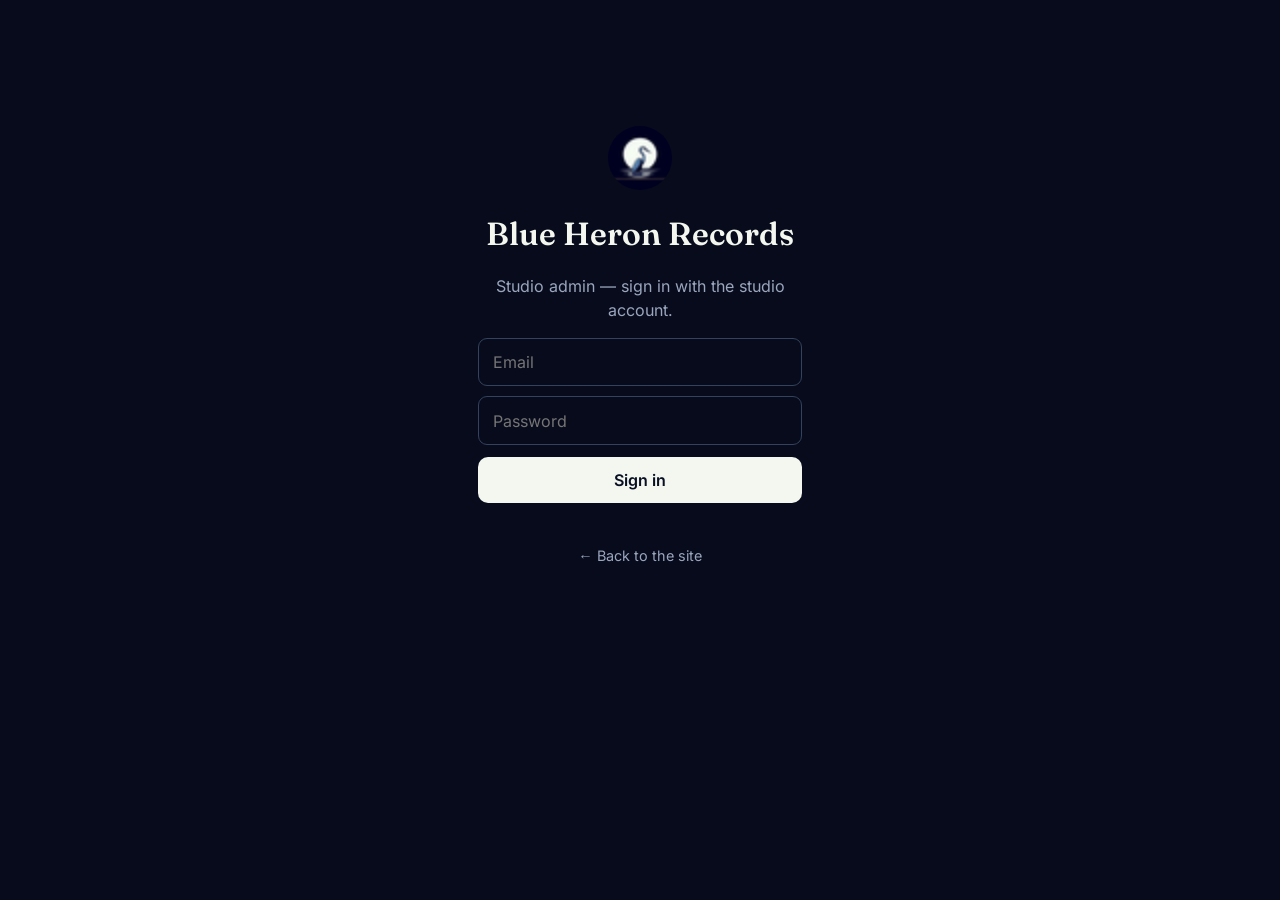
<file: admin.html>
<!doctype html>
<html lang="en">
<head>
  <meta charset="utf-8" />
  <meta name="viewport" content="width=device-width, initial-scale=1" />
  <meta name="robots" content="noindex, nofollow" />
  <meta http-equiv="Content-Security-Policy" content="default-src 'self'; img-src 'self' data: https://*.supabase.co; media-src 'self' https://*.supabase.co; style-src 'self' 'unsafe-inline'; font-src 'self'; script-src 'self' https://challenges.cloudflare.com https://blueheronrecords.com/cdn-cgi/challenge-platform/; connect-src 'self' https://*.supabase.co https://challenges.cloudflare.com; base-uri 'none'; form-action 'self' mailto:" />
  <title>BHR Admin</title>
  <link rel="icon" href="/favicon.ico" sizes="32x32" />
  <link rel="icon" href="images/favicon-32.png" sizes="32x32" />
  <link rel="stylesheet" href="fonts/fonts.css?v=20261101" />
  <style>
    :root { --bg:#070b1c; --bg2:#0d1430; --line:#23304f; --line2:#33425f; --heron:#6f93b0; --heron-l:#9bbdd6; --moon:#f3f7ef; --muted:#9aa6bd; --ok:#3f9d6b; --danger:#b3322f; }
    * { box-sizing:border-box; }
    body { margin:0; background:var(--bg); color:var(--moon); font-family:"Inter",sans-serif; line-height:1.5; }
    h1,h2,h3 { font-family:"Fraunces",serif; font-weight:600; margin:0 0 .4em; }
    a { color:var(--heron-l); }
    .wrap { max-width:880px; margin:0 auto; padding:24px 18px 80px; }
    header.top { display:flex; align-items:center; justify-content:space-between; gap:12px; padding:16px 0; border-bottom:1px solid var(--line); margin-bottom:24px; }
    header.top .brand { display:flex; align-items:center; gap:12px; }
    header.top img { width:38px; height:38px; border-radius:50%; }
    .muted { color:var(--muted); }
    .tabs { display:flex; gap:6px; margin-bottom:22px; border-bottom:1px solid var(--line); }
    .tab-btn { background:none; border:none; color:var(--muted); font:inherit; font-weight:600; min-height:44px; padding:10px 16px; cursor:pointer; border-bottom:2px solid transparent; margin-bottom:-1px; }
    .tab-btn.active { color:var(--moon); border-bottom-color:var(--heron); }
    .tab-btn:hover { color:var(--moon); }
    .btn { font:inherit; font-weight:600; border:none; border-radius:10px; min-height:44px; padding:.7em 1.1em; cursor:pointer; }
    .btn-primary { background:var(--moon); color:#0a1024; }
    .btn-outline { background:transparent; color:var(--moon); border:1px solid var(--line2); }
    .btn-danger { background:var(--danger); color:#fff; }
    .btn-sm { padding:.45em .8em; font-size:.85rem; border-radius:8px; }
    input, textarea, select { width:100%; padding:.7em .85em; border:1.5px solid var(--line2); border-radius:9px; background:var(--bg); color:var(--moon); font:inherit; }
    input:focus, textarea:focus, select:focus { outline:none; border-color:var(--heron); box-shadow:0 0 0 3px rgba(111,147,176,.22); }
    label { display:block; font-weight:600; font-size:.85rem; margin:14px 0 5px; }
    .field-hint { font-weight:400; color:var(--muted); font-size:.8rem; }
    /* gate */
    #gate { max-width:360px; margin:14vh auto; text-align:center; padding:0 18px; }
    #gate img { width:64px; height:64px; border-radius:50%; margin-bottom:14px; }
    #gateMsg { color:var(--danger); min-height:1.1em; font-size:.9rem; margin-top:10px; }
    .hidden { display:none !important; }
    .sr-only { position:absolute; width:1px; height:1px; padding:0; margin:-1px; overflow:hidden; clip:rect(0 0 0 0); white-space:nowrap; border:0; }
    /* list */
    .artist-row { display:flex; align-items:center; gap:14px; padding:12px 14px; border:1px solid var(--line); border-radius:12px; margin-bottom:10px; background:var(--bg2); }
    .artist-row img { width:46px; height:46px; border-radius:9px; object-fit:cover; background:var(--bg); flex:none; }
    .artist-row .meta { flex:1; min-width:0; }
    .artist-row .meta h3 { margin:0; font-size:1.05rem; }
    .artist-row .meta p { margin:0; color:var(--muted); font-size:.82rem; overflow:hidden; text-overflow:ellipsis; white-space:nowrap; }
    .pill { font-size:.7rem; font-weight:600; padding:.2em .6em; border-radius:999px; border:1px solid var(--line2); color:var(--muted); }
    .pill.draft { color:#d8b15a; border-color:#6b5a2e; }
    /* editor */
    .card { background:var(--bg2); border:1px solid var(--line); border-radius:16px; padding:22px; margin-bottom:18px; }
    .row2 { display:grid; grid-template-columns:1fr 1fr; gap:14px; }
    @media (max-width:560px){ .row2 { grid-template-columns:1fr; } }
    .photo-prev { width:90px; height:90px; border-radius:10px; object-fit:cover; background:var(--bg); border:1px solid var(--line2); margin-top:8px; }
    .track { display:flex; align-items:center; gap:10px; padding:8px 10px; border:1px solid var(--line); border-radius:9px; margin-bottom:7px; }
    .track audio { height:30px; }
    .track .t-title { flex:1; }
    .bar { display:flex; gap:10px; flex-wrap:wrap; align-items:center; margin-top:18px; }
    .status { font-size:.85rem; font-weight:600; color:var(--heron-l); min-height:1.1em; }
    .spacer { flex:1; }
    .toast { position:fixed; left:50%; bottom:22px; transform:translateX(-50%); background:var(--ok); color:#fff; padding:.7em 1.2em; border-radius:10px; font-weight:600; box-shadow:0 10px 30px rgba(0,0,0,.4); }
  </style>
</head>
<body>
  <!-- Sign-in. Access is a Supabase Auth session; nothing secret is stored in this file. -->
  <div id="gate">
    <img src="images/favicon-32.png" alt="" />
    <h1>Blue Heron Records</h1>
    <p class="muted">Studio admin &mdash; sign in with the studio account.</p>
    <form id="gateForm" autocomplete="on">
      <label for="gateEmail" class="sr-only">Email</label>
      <input type="email" id="gateEmail" placeholder="Email" autocomplete="username" required />
      <label for="gatePass" class="sr-only">Password</label>
      <input type="password" id="gatePass" placeholder="Password" autocomplete="current-password" required style="margin-top:10px" />
      <div style="margin-top:12px"><button class="btn btn-primary" style="width:100%" type="submit">Sign in</button></div>
      <p id="gateMsg" role="status" aria-live="polite"></p>
    </form>
    <p style="margin-top:6px"><a href="/" style="color:var(--muted);font-size:.9rem;text-decoration:none">&larr; Back to the site</a></p>
  </div>

  <!-- Admin app -->
  <div id="app" class="wrap hidden">
    <header class="top">
      <div class="brand"><img src="images/favicon-32.png" alt="" /><div><strong>BHR Admin</strong><div class="muted" style="font-size:.8rem">Artists &amp; music</div></div></div>
      <div style="display:flex;gap:8px"><a class="btn btn-outline btn-sm" href="/">&larr; Site</a><button class="btn btn-outline btn-sm" id="logoutBtn" type="button">Lock</button></div>
    </header>

    <nav class="tabs" role="tablist" aria-label="Admin sections">
      <button class="tab-btn active" data-tab="artists" type="button" role="tab" aria-selected="true">Artists &amp; Bands</button>
      <button class="tab-btn" data-tab="shows" type="button" role="tab" aria-selected="false">Shows</button>
      <button class="tab-btn" data-tab="subs" type="button" role="tab" aria-selected="false">Mailing list</button>
      <button class="tab-btn" data-tab="listen" type="button" role="tab" aria-selected="false">Listen</button>
      <button class="tab-btn" data-tab="bands" type="button" role="tab" aria-selected="false">House Band</button>
    </nav>

    <div id="tab-artists">
    <!-- List view -->
    <section id="listView">
      <div class="bar" style="margin:0 0 16px">
        <h2 style="margin:0">Artists &amp; bands</h2>
        <span class="spacer"></span>
        <button class="btn btn-primary" id="newBtn" type="button">+ Add new</button>
      </div>
      <p class="muted" id="listEmpty">Loading&hellip;</p>
      <div id="artistList"></div>
    </section>

    <!-- Editor view -->
    <section id="editView" class="hidden">
      <div class="bar" style="margin:0 0 16px">
        <button class="btn btn-outline btn-sm" id="backBtn" type="button">&larr; Back</button>
        <span class="spacer"></span>
        <button class="btn btn-danger btn-sm" id="deleteBtn" type="button">Delete</button>
      </div>
      <div class="card">
        <h2 id="editTitle">New profile</h2>
        <div class="row2">
          <div><label for="f-name">Name</label><input id="f-name" /></div>
          <div><label for="f-slug">Web address (slug) <span class="field-hint">e.g. willie-smith</span></label><input id="f-slug" /></div>
        </div>
        <label for="f-tagline">Tagline <span class="field-hint">short line under the name</span></label>
        <input id="f-tagline" placeholder="Child of God &middot; Singer/Songwriter &middot; Vocal Coach" />
        <label for="f-role">Role / kind <span class="field-hint">e.g. Recording artist, Band</span></label>
        <input id="f-role" />
        <label for="f-bio">Bio</label>
        <textarea id="f-bio" rows="6"></textarea>
        <div class="row2">
          <div>
            <label for="f-theme">Theme (look)</label>
            <select id="f-theme">
              <option value="navy">Navy (default)</option>
              <option value="whiskey">Whiskey amber</option>
              <option value="vintage">Vintage film</option>
              <option value="forest">Forest green</option>
              <option value="rose">Rose</option>
              <option value="mono">Mono / minimal</option>
            </select>
          </div>
          <div>
            <label for="f-sort">Order <span class="field-hint">lower shows first</span></label>
            <input id="f-sort" type="number" value="100" />
          </div>
        </div>

        <label>Main photo</label>
        <input type="file" id="f-photo" accept="image/*" />
        <div><img id="photoPrev" class="photo-prev hidden" alt="" /></div>

        <h3 style="margin-top:24px">Links</h3>
        <div class="row2">
          <div><label for="l-spotify">Spotify</label><input id="l-spotify" placeholder="https://" /></div>
          <div><label for="l-apple">Apple Music</label><input id="l-apple" placeholder="https://" /></div>
          <div><label for="l-youtube">YouTube</label><input id="l-youtube" placeholder="https://" /></div>
          <div><label for="l-instagram">Instagram</label><input id="l-instagram" placeholder="https://" /></div>
          <div><label for="l-facebook">Facebook</label><input id="l-facebook" placeholder="https://" /></div>
          <div><label for="l-website">Website / Linktree</label><input id="l-website" placeholder="https://" /></div>
        </div>

        <h3 style="margin-top:24px">Music</h3>
        <div id="trackList"></div>
        <label for="t-file">Add a track <span class="field-hint">MP3 or WAV</span></label>
        <input id="t-title" placeholder="Track title" style="margin-bottom:8px" />
        <input type="file" id="t-file" accept="audio/*" />
        <div style="margin-top:8px"><button class="btn btn-outline btn-sm" id="addTrackBtn" type="button">Upload track</button> <span class="status" id="trackStatus"></span></div>

        <div class="bar">
          <label for="f-pub" style="display:flex;align-items:center;gap:8px;margin:0;cursor:pointer"><input type="checkbox" id="f-pub" checked style="width:auto" /> Published (visible on site)</label>
          <span class="spacer"></span>
          <span class="status" id="saveStatus"></span>
          <button class="btn btn-primary" id="saveBtn" type="button">Save</button>
        </div>
      </div>
    </section>
    </div><!-- /tab-artists -->

    <!-- Shows tab -->
    <section id="tab-shows" class="hidden">
      <div class="bar" style="margin:0 0 16px">
        <h2 style="margin:0">Upcoming shows</h2>
        <span class="spacer"></span>
        <button class="btn btn-primary" id="s-newBtn" type="button">+ Add a show</button>
      </div>
      <div class="card hidden" id="s-form">
        <h2 id="s-formTitle">Add a show</h2>
        <label for="s-artist">Artist / band</label>
        <select id="s-artist"><option value="">Choose from the roster&hellip;</option></select>
        <div class="row2">
          <div><label for="s-date">Date</label><input type="date" id="s-date" /></div>
          <div><label for="s-time">Time</label><input id="s-time" placeholder="8:00 PM" /></div>
        </div>
        <div class="row2">
          <div><label for="s-ticket">Ticket link (URL)</label><input id="s-ticket" placeholder="https://" /></div>
          <div><label for="s-phone">Phone</label><input id="s-phone" placeholder="(630) 555-1234" /></div>
        </div>
        <label for="s-loc">Location <span class="field-hint">venue &amp; city</span></label>
        <input id="s-loc" placeholder="FitzGerald&rsquo;s &mdash; Berwyn, IL" />
        <label for="s-desc">What&rsquo;s the event? <span class="field-hint">artist / act</span></label>
        <textarea id="s-desc" rows="2" placeholder="Willie Smith"></textarea>
        <div class="bar"><button class="btn btn-outline btn-sm" id="s-cancel" type="button">Cancel</button><span class="status" id="s-status"></span><span class="spacer"></span><button class="btn btn-primary" id="s-add" type="button">Add show</button></div>
      </div>
      <div id="s-list"><p class="muted">Loading&hellip;</p></div>
    </section>

    <!-- Mailing list tab -->
    <section id="tab-subs" class="hidden">
      <div class="bar" style="margin:0 0 16px">
        <h2 style="margin:0">Mailing list</h2>
        <span class="spacer"></span>
        <button class="btn btn-outline btn-sm" id="subsUploadBtn" type="button">Upload contacts</button>
        <button class="btn btn-outline btn-sm" id="subsCopy" type="button">Copy emails</button>
        <button class="btn btn-outline btn-sm" id="subsCopyPhones" type="button">Copy phones</button>
        <input type="file" id="subsFile" accept=".csv,text/csv" style="display:none" />
      </div>
      <p class="muted" id="subsCount"></p>
      <div id="subsList"></div>
    </section>

    <!-- Listen / featured-song streaming links -->
    <section id="tab-listen" class="hidden" role="tabpanel">
      <div class="bar" style="margin:0 0 6px"><h2 style="margin:0">Home page — featured song links</h2></div>
      <p class="muted" style="font-size:.9rem">Paste the streaming link for each service. Whatever you fill in shows up as a button under the featured song on the home page — leave a box empty and that button stays hidden.</p>
      <div class="card">
        <div class="row2">
          <div><label for="ls-spotify">Spotify</label><input id="ls-spotify" placeholder="https://open.spotify.com/…" /></div>
          <div><label for="ls-apple">Apple Music</label><input id="ls-apple" placeholder="https://music.apple.com/…" /></div>
          <div><label for="ls-amazon">Amazon Music</label><input id="ls-amazon" placeholder="https://music.amazon.com/…" /></div>
          <div><label for="ls-youtube">YouTube</label><input id="ls-youtube" placeholder="https://youtube.com/…" /></div>
        </div>
        <div class="bar"><button class="btn btn-primary" id="ls-save" type="button">Save links</button><span class="status" id="ls-status"></span></div>
      </div>
    </section>

    <!-- House Band acts -->
    <section id="tab-bands" class="hidden" role="tabpanel">
      <div class="bar" style="margin:0 0 16px">
        <h2 style="margin:0">House Band acts</h2>
        <span class="spacer"></span>
        <button class="btn btn-primary" id="b-newBtn" type="button">+ Add an act</button>
      </div>
      <div class="card hidden" id="b-form">
        <h3 id="b-formTitle" style="margin:0 0 14px">Add an act</h3>
        <div class="row2">
          <div><label for="b-name">Name</label><input id="b-name" placeholder="e.g. Bayou Blues Band" /></div>
          <div><label for="b-tag">Tag <span class="field-hint">optional badge</span></label><input id="b-tag" placeholder="e.g. Free at charity &amp; care events" /></div>
        </div>
        <div class="row2">
          <div><label for="b-desc">Description</label><input id="b-desc" placeholder="e.g. New Orleans &amp; Chicago blues." /></div>
          <div><label for="b-sort">Display order <span class="field-hint">lower shows first</span></label><input id="b-sort" type="number" inputmode="numeric" placeholder="100" /></div>
        </div>
        <div class="bar"><button class="btn btn-primary" id="b-add" type="button">Add act</button><button class="btn btn-outline" id="b-cancel" type="button">Cancel</button><span class="status" id="b-status"></span></div>
      </div>
      <p class="muted" id="b-empty">Loading&hellip;</p>
      <div id="b-list"></div>
    </section>
  </div>

  <script src="admin.js?v=17"></script>
</body>
</html>
</file>
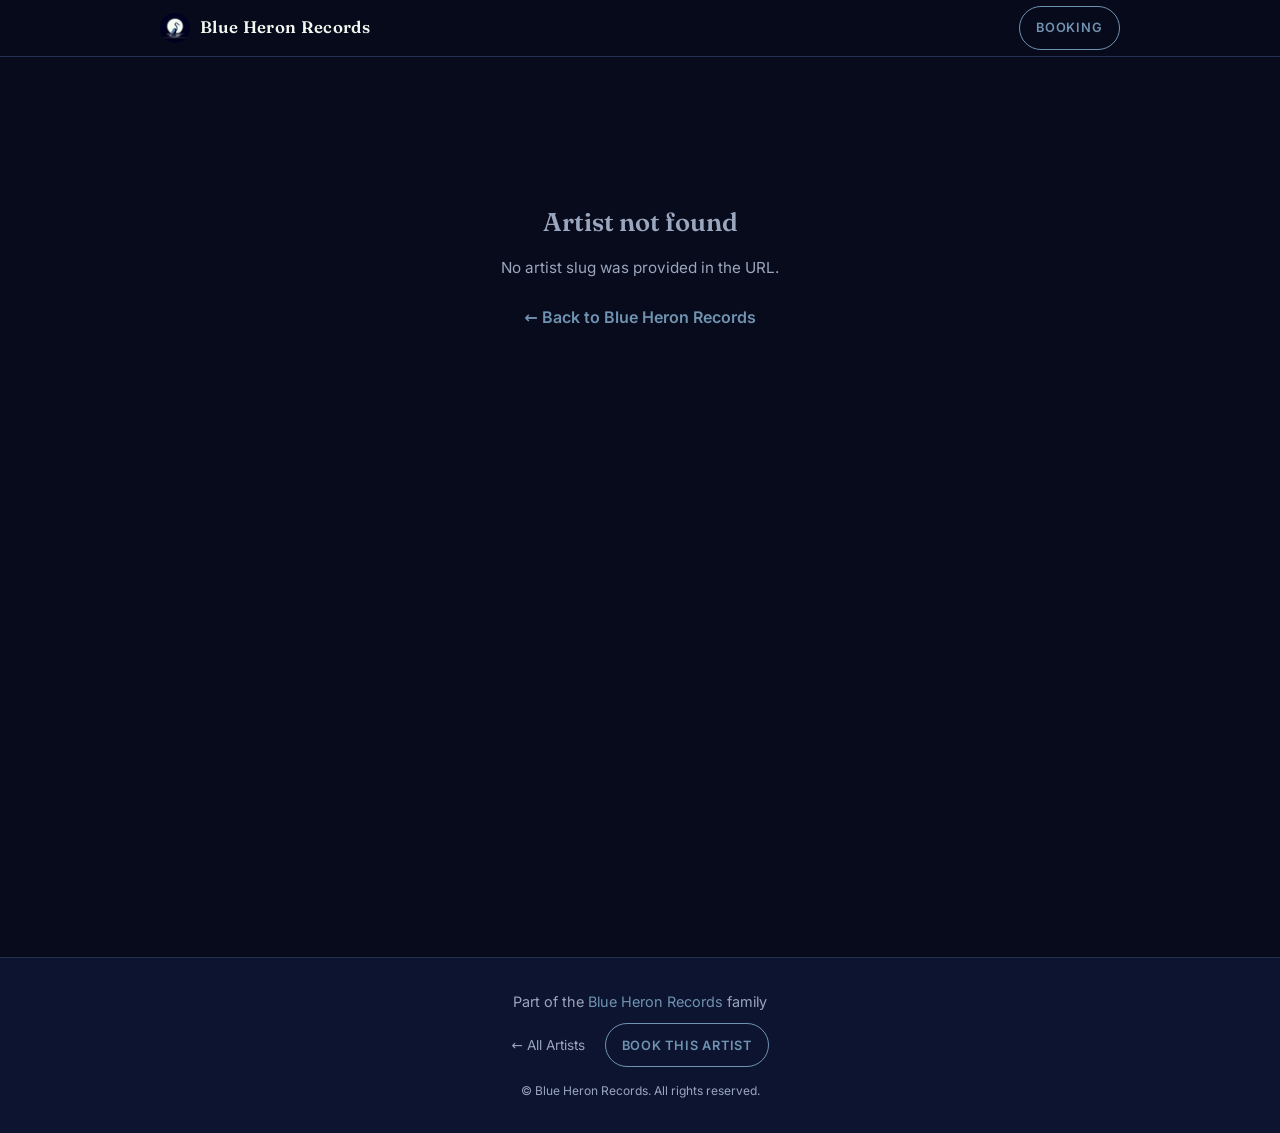
<file: artist.html>
<!DOCTYPE html>
<html lang="en">
<head>
  <meta charset="UTF-8" />
  <meta name="viewport" content="width=device-width, initial-scale=1.0, viewport-fit=cover" />
  <title>Blue Heron Records</title>
  <meta name="description" id="page-desc" content="Artist profile from Blue Heron Records, a home-grown record label in Oak Lawn, Illinois." />
  <meta http-equiv="Content-Security-Policy" content="default-src 'self'; img-src 'self' data: https://*.supabase.co; media-src 'self' https://*.supabase.co; style-src 'self' 'unsafe-inline'; font-src 'self'; script-src 'self' https://challenges.cloudflare.com https://blueheronrecords.com/cdn-cgi/challenge-platform/; connect-src 'self' https://*.supabase.co https://challenges.cloudflare.com; base-uri 'none'; form-action 'self'" />

  <link rel="icon" href="/favicon.ico" sizes="32x32" />
  <link rel="icon" type="image/png" sizes="32x32" href="images/favicon-32.png" />
  <link rel="stylesheet" href="fonts/fonts.css?v=20261101" />

  <style>
    /* ── Design tokens ─────────────────────────────────────────── */
    :root {
      --bg:     #070b1c;
      --bg2:    #0d1430;
      --bg3:    #111a3a;
      --ink:    #f3f7ef;
      --muted:  #9aa6bd;
      --line:   #23304f;
      --accent: #6f93b0; /* default: navy */
      --radius: 12px;
      --radius-lg: 20px;
      --font-head: 'Fraunces', Georgia, serif;
      --font-body: 'Inter', system-ui, sans-serif;
    }

    /* Per-theme accent colour */
    [data-theme="navy"]    { --accent: #6f93b0; }
    [data-theme="whiskey"] { --accent: #c8862f; }
    [data-theme="vintage"] { --accent: #b98a5e; }
    [data-theme="forest"]  { --accent: #5b8f6e; }
    [data-theme="rose"]    { --accent: #c97b8e; }
    [data-theme="mono"]    { --accent: #9aa6bd; }

    /* ── Reset / base ──────────────────────────────────────────── */
    *, *::before, *::after { box-sizing: border-box; margin: 0; padding: 0; }
    html { scroll-behavior: smooth; }

    body {
      font-family: var(--font-body);
      background: var(--bg);
      color: var(--ink);
      line-height: 1.65;
      min-height: 100dvh;
      display: flex;
      flex-direction: column;
      -webkit-font-smoothing: antialiased;
    }

    a { color: var(--accent); text-decoration: none; }
    a:hover { text-decoration: underline; }
    a:focus-visible {
      outline: 2px solid var(--accent);
      outline-offset: 3px;
      border-radius: 3px;
    }

    img { display: block; max-width: 100%; height: auto; }

    /* ── Top bar ───────────────────────────────────────────────── */
    .topbar {
      position: sticky;
      top: 0;
      z-index: 100;
      background: rgba(7, 11, 28, 0.88);
      backdrop-filter: blur(12px);
      -webkit-backdrop-filter: blur(12px);
      border-bottom: 1px solid var(--line);
      padding: 0 clamp(1rem, 4vw, 2.5rem);
    }

    .topbar-inner {
      max-width: 960px;
      margin: 0 auto;
      height: 56px;
      display: flex;
      align-items: center;
      justify-content: space-between;
      gap: 1rem;
    }

    .brand-link {
      display: flex;
      align-items: center;
      gap: 10px;
      color: var(--ink);
      font-family: var(--font-head);
      font-size: 1.05rem;
      font-weight: 600;
      letter-spacing: 0.02em;
    }
    .brand-link:hover { text-decoration: none; color: var(--ink); opacity: 0.85; }

    .brand-logo {
      width: 30px;
      height: 30px;
      border-radius: 50%;
      object-fit: cover;
      flex-shrink: 0;
    }

    .topbar-booking {
      display: inline-flex;
      align-items: center;
      justify-content: center;
      min-height: 44px;
      font-size: 0.8rem;
      font-weight: 600;
      letter-spacing: 0.07em;
      text-transform: uppercase;
      color: var(--accent);
      border: 1px solid var(--accent);
      border-radius: 22px;
      padding: 8px 16px;
      transition: background 0.18s, color 0.18s;
      white-space: nowrap;
    }
    .topbar-booking:hover {
      background: var(--accent);
      color: var(--bg);
      text-decoration: none;
    }

    /* ── Main content ──────────────────────────────────────────── */
    main {
      flex: 1;
      width: 100%;
      max-width: 960px;
      margin: 0 auto;
      min-height: 100dvh;
      padding: clamp(2rem, 6vw, 4rem) clamp(1rem, 4vw, 2.5rem);
    }

    /* ── Loading / error states ────────────────────────────────── */
    #state-loading,
    #state-error {
      display: none;
      text-align: center;
      padding: 5rem 1rem;
    }
    #state-loading.visible,
    #state-error.visible {
      display: block;
    }

    .spinner {
      width: 44px;
      height: 44px;
      border: 3px solid var(--line);
      border-top-color: var(--accent);
      border-radius: 50%;
      animation: spin 0.8s linear infinite;
      margin: 0 auto 1.5rem;
    }
    @keyframes spin { to { transform: rotate(360deg); } }

    .state-heading {
      font-family: var(--font-head);
      font-size: 1.6rem;
      font-weight: 600;
      color: var(--muted);
      margin-bottom: 0.75rem;
    }
    .state-sub {
      font-size: 0.95rem;
      color: var(--muted);
    }

    /* ── Artist content (hidden until loaded) ──────────────────── */
    #artist-content { display: block; }
    #artist-content[hidden] { display: none !important; }

    /* ── Hero section ──────────────────────────────────────────── */
    .hero {
      display: flex;
      flex-direction: column;
      align-items: center;
      text-align: center;
      gap: 1.5rem;
      min-height: 280px;
      margin-bottom: 3.5rem;
      padding-bottom: 3rem;
      border-bottom: 1px solid var(--line);
    }

    .hero-photo-wrap {
      position: relative;
      width: clamp(180px, 40vw, 260px);
      flex-shrink: 0;
    }
    .hero-photo-wrap picture { display: block; width: 100%; }

    /* Accent glow behind photo */
    .hero-photo-wrap::before {
      content: '';
      position: absolute;
      inset: -6px;
      border-radius: 50%;
      background: radial-gradient(circle, var(--accent) 0%, transparent 70%);
      opacity: 0.22;
      filter: blur(14px);
      pointer-events: none;
    }

    .hero-photo {
      width: 100%;
      aspect-ratio: 1 / 1;
      border-radius: 50%;
      object-fit: cover;
      object-position: top center;
      border: 2px solid color-mix(in srgb, var(--accent) 40%, transparent);
      box-shadow: 0 8px 40px rgba(0,0,0,0.55);
      position: relative;
    }

    /* Placeholder when no photo */
    .hero-photo-placeholder {
      width: 100%;
      aspect-ratio: 1 / 1;
      border-radius: 50%;
      background: var(--bg3);
      border: 2px solid var(--line);
      display: flex;
      align-items: center;
      justify-content: center;
      font-family: var(--font-head);
      font-size: clamp(3rem, 12vw, 5rem);
      font-weight: 700;
      color: var(--accent);
      letter-spacing: -0.02em;
      position: relative;
    }

    .hero-text { max-width: 600px; }

    .hero-eyebrow {
      display: inline-block;
      font-size: 0.72rem;
      font-weight: 700;
      letter-spacing: 0.18em;
      text-transform: uppercase;
      color: var(--accent);
      margin-bottom: 0.6rem;
    }

    .hero-name {
      font-family: var(--font-head);
      font-size: clamp(2.2rem, 7vw, 4rem);
      font-weight: 900;
      line-height: 1.05;
      color: var(--ink);
      letter-spacing: -0.02em;
      margin-bottom: 0.6rem;
    }

    .hero-tagline {
      font-size: clamp(0.95rem, 2.5vw, 1.15rem);
      color: var(--muted);
      font-style: italic;
      line-height: 1.5;
    }

    /* Desktop: side-by-side */
    @media (min-width: 640px) {
      .hero {
        flex-direction: row;
        text-align: left;
        align-items: center;
        gap: 2.5rem;
      }
      .hero-photo-wrap {
        width: clamp(180px, 25vw, 240px);
      }
      .hero-text { flex: 1; }
    }

    /* ── Section headings ──────────────────────────────────────── */
    .section-heading {
      font-family: var(--font-head);
      font-size: clamp(1.3rem, 3.5vw, 1.75rem);
      font-weight: 700;
      color: var(--ink);
      letter-spacing: -0.01em;
      margin-bottom: 1.25rem;
      padding-bottom: 0.5rem;
      border-bottom: 1px solid var(--line);
    }

    /* ── Bio ───────────────────────────────────────────────────── */
    .bio-section {
      margin-bottom: 3rem;
    }

    .bio-section p {
      font-size: clamp(0.95rem, 2vw, 1.05rem);
      color: var(--ink);
      margin-bottom: 1em;
      line-height: 1.75;
      max-width: 70ch;
    }
    .bio-section p:last-child { margin-bottom: 0; }

    /* ── Music / Tracks ────────────────────────────────────────── */
    .music-section {
      margin-bottom: 3rem;
    }

    .track-list {
      list-style: none;
      display: flex;
      flex-direction: column;
      gap: 1.25rem;
    }

    .track-item {
      background: var(--bg2);
      border: 1px solid var(--line);
      border-radius: var(--radius);
      padding: 1rem 1.25rem;
      transition: border-color 0.18s;
    }
    .track-item:hover { border-color: var(--accent); }

    .track-title {
      font-family: var(--font-head);
      font-size: 1rem;
      font-weight: 600;
      color: var(--ink);
      margin-bottom: 0.6rem;
    }

    .track-audio {
      width: 100%;
      height: 36px;
      border-radius: 6px;
      accent-color: var(--accent);
    }
    /* Style the audio control wrapper */
    .track-audio::-webkit-media-controls-panel {
      background: var(--bg3);
    }

    /* ── Links / chips ─────────────────────────────────────────── */
    .links-section {
      margin-bottom: 3rem;
    }

    .chips {
      display: flex;
      flex-wrap: wrap;
      gap: 0.65rem;
    }

    .chip {
      display: inline-flex;
      align-items: center;
      gap: 0.45rem;
      min-height: 44px;
      padding: 0.45rem 1.1rem;
      border: 1px solid var(--accent);
      border-radius: 99px;
      font-size: 0.8rem;
      font-weight: 600;
      letter-spacing: 0.04em;
      color: var(--accent);
      background: transparent;
      transition: background 0.18s, color 0.18s, transform 0.12s;
    }
    .chip[hidden] { display: none !important; }
    .chip:hover {
      background: var(--accent);
      color: var(--bg);
      text-decoration: none;
      transform: translateY(-1px);
    }

    .chip-icon {
      width: 14px;
      height: 14px;
      opacity: 0.85;
      flex-shrink: 0;
    }

    /* ── Gallery ───────────────────────────────────────────────── */
    .gallery-section {
      margin-bottom: 3rem;
    }

    .gallery-grid {
      display: grid;
      grid-template-columns: repeat(auto-fill, minmax(180px, 1fr));
      gap: 0.75rem;
    }

    .gallery-img {
      width: 100%;
      aspect-ratio: 1 / 1;
      object-fit: cover;
      border-radius: var(--radius);
      border: 1px solid var(--line);
      transition: opacity 0.18s, transform 0.18s;
    }
    .gallery-img:hover {
      opacity: 0.85;
      transform: scale(1.02);
    }

    /* ── Footer ────────────────────────────────────────────────── */
    footer {
      border-top: 1px solid var(--line);
      background: var(--bg2);
      padding: 2rem clamp(1rem, 4vw, 2.5rem);
      text-align: center;
    }

    .footer-inner {
      max-width: 960px;
      margin: 0 auto;
      display: flex;
      flex-direction: column;
      align-items: center;
      gap: 0.6rem;
    }

    .footer-family {
      font-size: 0.9rem;
      color: var(--muted);
    }

    .footer-actions {
      display: flex;
      align-items: center;
      gap: 1.25rem;
      flex-wrap: wrap;
      justify-content: center;
    }

    .footer-home {
      font-size: 0.85rem;
      color: var(--muted);
    }
    .footer-home:hover { color: var(--ink); }

    .footer-book {
      display: inline-flex;
      align-items: center;
      justify-content: center;
      min-height: 44px;
      font-size: 0.8rem;
      font-weight: 600;
      letter-spacing: 0.06em;
      text-transform: uppercase;
      color: var(--accent);
      border: 1px solid var(--accent);
      border-radius: 22px;
      padding: 8px 16px;
      transition: background 0.18s, color 0.18s;
    }
    .footer-book:hover {
      background: var(--accent);
      color: var(--bg);
      text-decoration: none;
    }

    .footer-copy {
      font-size: 0.75rem;
      color: var(--muted);
      margin-top: 0.25rem;
    }

    /* ── Utility ───────────────────────────────────────────────── */
    .sr-only {
      position: absolute;
      width: 1px;
      height: 1px;
      padding: 0;
      margin: -1px;
      overflow: hidden;
      clip: rect(0 0 0 0);
      white-space: nowrap;
      border: 0;
    }

    /* ── Reduced motion ────────────────────────────────────────── */
    @media (prefers-reduced-motion: reduce) {
      *, *::before, *::after {
        animation-duration: 0.01ms !important;
        transition-duration: 0.01ms !important;
      }
    }
  </style>
</head>
<body data-theme="navy">

  <!-- Top bar -->
  <header class="topbar" role="banner">
    <div class="topbar-inner">
      <a href="/" class="brand-link" aria-label="Blue Heron Records — Home">
        <img src="images/favicon-32.png" alt="" class="brand-logo" width="30" height="30" aria-hidden="true" />
        <span>Blue Heron Records</span>
      </a>
      <a href="/#contact" class="topbar-booking">Booking</a>
    </div>
  </header>

  <!-- Main -->
  <main id="main" role="main">

    <!-- Loading -->
    <div id="state-loading" role="status" aria-live="polite">
      <div class="spinner" aria-hidden="true"></div>
      <p class="state-heading">Loading artist&hellip;</p>
    </div>

    <!-- Error / Not Found -->
    <div id="state-error" role="alert" aria-live="assertive">
      <p class="state-heading" id="error-heading">Artist not found</p>
      <p class="state-sub" id="error-sub">We couldn&rsquo;t find that artist profile.</p>
      <p style="margin-top:1.5rem;">
        <a href="/" style="color:var(--accent);font-weight:600;">&larr; Back to Blue Heron Records</a>
      </p>
    </div>

    <!-- Artist content (populated by JS) -->
    <div id="artist-content" aria-label="Artist profile">

      <!-- Hero (skeleton reserves the box so the loaded profile does not shift the page) -->
      <section class="hero" id="artist-hero" aria-labelledby="artist-name">
        <div class="hero-photo-wrap"><div class="hero-photo-placeholder" aria-hidden="true"></div></div>
        <div class="hero-text">
          <h1 class="hero-name" id="artist-name">Loading artist</h1>
        </div>
      </section>

      <!-- Bio -->
      <section class="bio-section" id="artist-bio" aria-label="Biography"></section>

      <!-- Music -->
      <section class="music-section" id="artist-music" aria-label="Music" style="display:none;"></section>

      <!-- Links -->
      <section class="links-section" id="artist-links" aria-label="Links" style="display:none;"></section>

      <!-- Gallery -->
      <section class="gallery-section" id="artist-gallery" aria-label="Gallery" style="display:none;"></section>

    </div>
  </main>

  <!-- Footer -->
  <footer role="contentinfo">
    <div class="footer-inner">
      <p class="footer-family">Part of the <a href="/">Blue Heron Records</a> family</p>
      <div class="footer-actions">
        <a href="/" class="footer-home">&larr; All Artists</a>
        <a href="/#contact" class="footer-book">Book this Artist</a>
      </div>
      <p class="footer-copy">&copy; Blue Heron Records. All rights reserved.</p>
    </div>
  </footer>

  <script src="artist.js?v=20261101"></script>
</body>
</html>
</file>
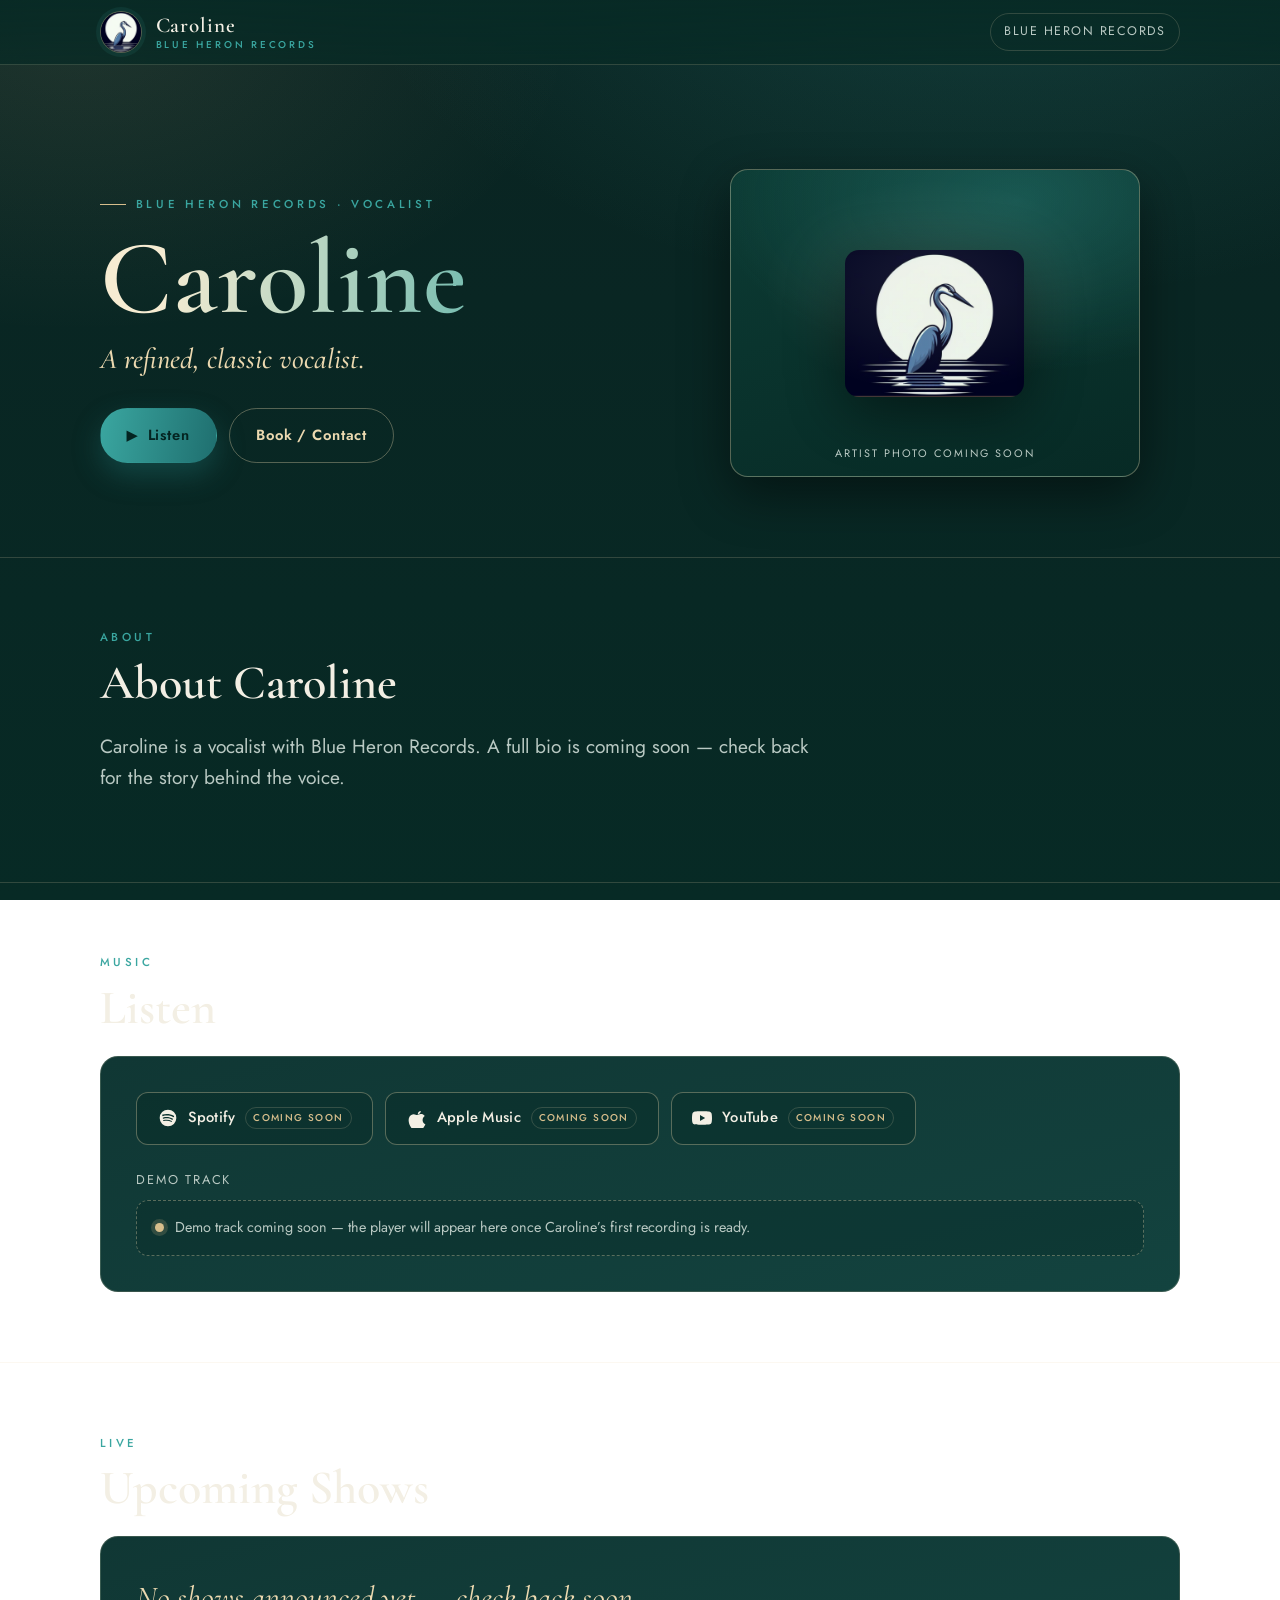
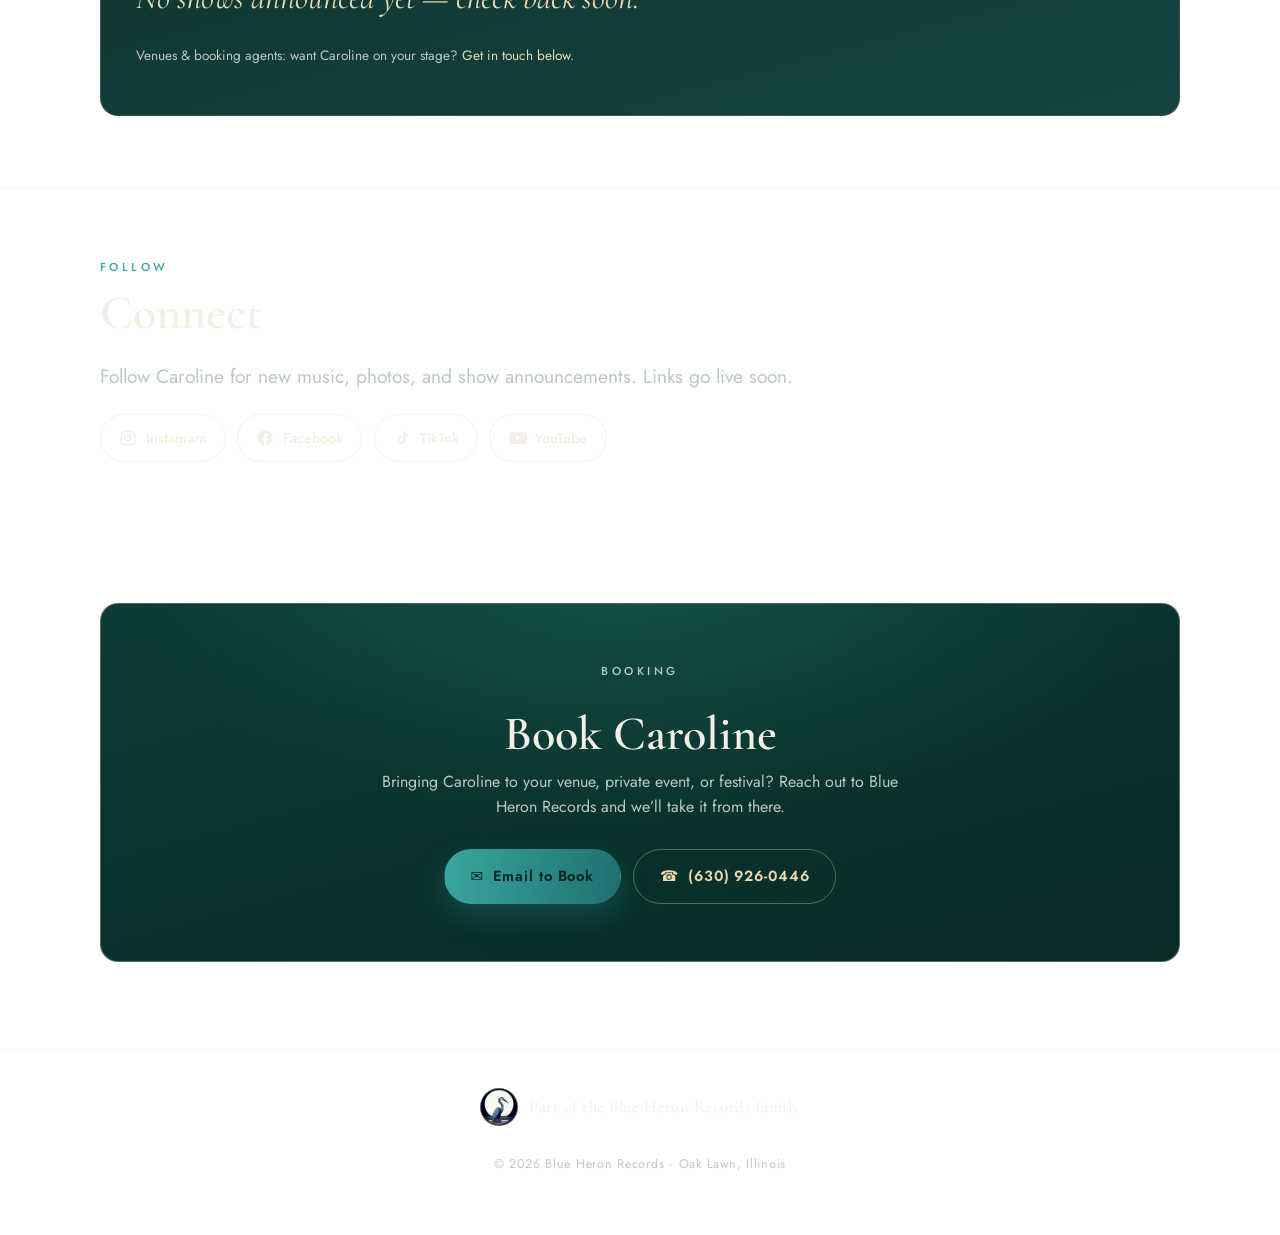
<file: artists/caroline.html>
<!DOCTYPE html>
<html lang="en">
<head>
  <meta charset="UTF-8" />
  <meta name="viewport" content="width=device-width, initial-scale=1.0, viewport-fit=cover" />
  <title>Caroline | Blue Heron Records</title>
  <meta name="description" content="Caroline — vocalist on Blue Heron Records. Listen, follow, catch upcoming shows, and book Caroline for your venue or event." />
  <meta name="theme-color" content="#0c2b2b" />

  <!-- Open Graph / social -->
  <meta property="og:type" content="profile" />
  <meta property="og:site_name" content="Blue Heron Records" />
  <meta property="og:title" content="Caroline — Blue Heron Records" />
  <meta property="og:description" content="Vocalist on Blue Heron Records. Listen, follow, and book Caroline." />
  <meta property="og:image" content="../images/og.jpg" />
  <meta name="twitter:card" content="summary_large_image" />

  <link rel="icon" href="../favicon.svg" />
  <link rel="apple-touch-icon" href="../images/apple-touch-icon.png" />

  <!-- Google Fonts -->
  <link rel="preconnect" href="https://fonts.googleapis.com" />
  <link rel="preconnect" href="https://fonts.gstatic.com" crossorigin />
  <link href="https://fonts.googleapis.com/css2?family=Cormorant+Garamond:ital,wght@0,500;0,600;1,500&family=Jost:wght@300;400;500;600&display=swap" rel="stylesheet" />

  <style>
    :root {
      /* THEME: elegant teal + champagne + deep emerald */
      --teal:        #1f6f6f;
      --teal-bright: #3aa6a0;
      --emerald:     #0c3b34;
      --emerald-deep:#072a25;
      --bg:          #0a2422;
      --bg-2:        #0c2b2b;
      --panel:       #103734;
      --panel-soft:  #13433f;
      --champagne:   #ecd9b0;
      --champagne-2: #f6ecd2;
      --gold:        #d7be8c;
      --ink:         #f3efe4;
      --muted:       #b9c9c3;
      --line:        rgba(236, 217, 176, 0.18);
      --line-strong: rgba(236, 217, 176, 0.34);
      --focus:       #f6ecd2;
      --radius:      18px;
      --radius-sm:   12px;
      --maxw:        1080px;
      --shadow:      0 18px 50px rgba(0,0,0,0.45);
      --serif: "Cormorant Garamond", Georgia, "Times New Roman", serif;
      --sans:  "Jost", system-ui, -apple-system, "Segoe UI", Helvetica, Arial, sans-serif;
    }

    * { box-sizing: border-box; }

    html { scroll-behavior: smooth; }

    body {
      margin: 0;
      font-family: var(--sans);
      color: var(--ink);
      background:
        radial-gradient(1100px 620px at 78% -8%, rgba(58,166,160,0.20), transparent 60%),
        radial-gradient(900px 540px at 6% 4%, rgba(215,190,140,0.10), transparent 55%),
        linear-gradient(180deg, var(--bg) 0%, var(--emerald-deep) 100%);
      background-attachment: fixed;
      line-height: 1.6;
      -webkit-font-smoothing: antialiased;
      text-rendering: optimizeLegibility;
      min-height: 100vh;
    }

    a { color: var(--champagne); text-decoration: none; }
    a:hover { color: var(--champagne-2); }

    img { max-width: 100%; display: block; }

    /* Accessibility: visible focus */
    :focus-visible {
      outline: 3px solid var(--focus);
      outline-offset: 3px;
      border-radius: 6px;
    }

    .skip-link {
      position: absolute;
      left: -9999px;
      top: 0;
      background: var(--champagne);
      color: var(--emerald-deep);
      padding: 12px 18px;
      border-radius: 0 0 10px 0;
      font-weight: 600;
      z-index: 100;
    }
    .skip-link:focus {
      left: 0;
    }

    .wrap {
      width: min(100% - 2.4rem, var(--maxw));
      margin-inline: auto;
    }

    /* ---------- Header ---------- */
    .site-header {
      position: sticky;
      top: 0;
      z-index: 50;
      backdrop-filter: blur(10px);
      background: linear-gradient(180deg, rgba(7,42,37,0.92), rgba(7,42,37,0.74));
      border-bottom: 1px solid var(--line);
    }
    .header-inner {
      display: flex;
      align-items: center;
      gap: 0.85rem;
      padding: 0.7rem 0;
    }
    .brand-badge {
      width: 42px;
      height: 42px;
      flex: 0 0 auto;
      border-radius: 50%;
      overflow: hidden;
      border: 1.5px solid var(--line-strong);
      background: #06201d;
      box-shadow: 0 0 0 4px rgba(58,166,160,0.10);
    }
    .brand-badge img { width: 100%; height: 100%; object-fit: cover; }

    .header-name {
      font-family: var(--serif);
      font-size: 1.32rem;
      letter-spacing: 0.04em;
      font-weight: 600;
      line-height: 1;
      margin: 0;
      color: var(--ink);
    }
    .header-name span {
      display: block;
      font-family: var(--sans);
      font-size: 0.62rem;
      letter-spacing: 0.28em;
      text-transform: uppercase;
      color: var(--teal-bright);
      margin-top: 4px;
      font-weight: 500;
    }
    .header-home {
      margin-left: auto;
      font-size: 0.78rem;
      letter-spacing: 0.12em;
      text-transform: uppercase;
      color: var(--muted);
      border: 1px solid var(--line);
      padding: 0.5rem 0.85rem;
      border-radius: 999px;
      transition: border-color .2s ease, color .2s ease, background .2s ease;
      white-space: nowrap;
    }
    .header-home:hover {
      color: var(--emerald-deep);
      background: var(--champagne);
      border-color: var(--champagne);
    }

    /* ---------- Hero ---------- */
    .hero {
      padding: clamp(2.6rem, 7vw, 5.5rem) 0 clamp(2.2rem, 5vw, 4rem);
    }
    .hero-grid {
      display: grid;
      grid-template-columns: 1fr;
      gap: clamp(1.6rem, 4vw, 3rem);
      align-items: center;
    }
    .eyebrow {
      display: inline-flex;
      align-items: center;
      gap: 0.6rem;
      font-size: 0.72rem;
      letter-spacing: 0.32em;
      text-transform: uppercase;
      color: var(--teal-bright);
      font-weight: 500;
      margin-bottom: 1rem;
    }
    .eyebrow::before {
      content: "";
      width: 26px;
      height: 1px;
      background: var(--gold);
    }
    .hero h1 {
      font-family: var(--serif);
      font-weight: 600;
      font-size: clamp(3.4rem, 13vw, 6.6rem);
      line-height: 0.94;
      margin: 0 0 0.5rem;
      letter-spacing: 0.01em;
      background: linear-gradient(96deg, var(--champagne-2) 12%, var(--teal-bright) 96%);
      -webkit-background-clip: text;
      background-clip: text;
      color: transparent;
    }
    .tagline {
      font-family: var(--serif);
      font-style: italic;
      font-size: clamp(1.25rem, 3.4vw, 1.8rem);
      color: var(--champagne);
      margin: 0 0 1.6rem;
      font-weight: 500;
    }
    .hero-cta {
      display: flex;
      flex-wrap: wrap;
      gap: 0.8rem;
    }

    .btn {
      display: inline-flex;
      align-items: center;
      gap: 0.55rem;
      font-family: var(--sans);
      font-weight: 600;
      font-size: 0.92rem;
      letter-spacing: 0.06em;
      padding: 0.92rem 1.6rem;
      border-radius: 999px;
      border: 1.5px solid transparent;
      cursor: pointer;
      transition: transform .18s ease, box-shadow .2s ease, background .2s ease, color .2s ease, border-color .2s ease;
    }
    .btn-primary {
      background: linear-gradient(100deg, var(--teal-bright), var(--teal));
      color: #042421;
      box-shadow: 0 12px 28px rgba(31,111,111,0.42);
    }
    .btn-primary:hover { transform: translateY(-2px); color: #042421; box-shadow: 0 16px 34px rgba(31,111,111,0.55); }
    .btn-ghost {
      background: transparent;
      color: var(--champagne);
      border-color: var(--line-strong);
    }
    .btn-ghost:hover { transform: translateY(-2px); border-color: var(--champagne); color: var(--champagne-2); }

    /* Hero visual: themed gradient panel with heron mark (NO fake photo) */
    .hero-visual {
      position: relative;
      border-radius: var(--radius);
      overflow: hidden;
      border: 1px solid var(--line-strong);
      background:
        radial-gradient(120% 90% at 70% 10%, rgba(58,166,160,0.30), transparent 62%),
        linear-gradient(160deg, var(--emerald) 0%, var(--emerald-deep) 100%);
      box-shadow: var(--shadow);
      aspect-ratio: 4 / 3;
      display: grid;
      place-items: center;
      padding: 2rem;
    }
    .hero-visual::after {
      content: "";
      position: absolute;
      inset: 0;
      background: radial-gradient(60% 50% at 50% 38%, rgba(246,236,210,0.10), transparent 70%);
      pointer-events: none;
    }
    .hero-visual img {
      width: clamp(150px, 52%, 280px);
      height: auto;
      border-radius: 14px;
      filter: drop-shadow(0 14px 30px rgba(0,0,0,0.5));
      opacity: 0.96;
    }
    .hero-visual figcaption {
      position: absolute;
      bottom: 0.85rem;
      left: 0;
      right: 0;
      text-align: center;
      font-size: 0.68rem;
      letter-spacing: 0.18em;
      text-transform: uppercase;
      color: var(--muted);
    }

    @media (min-width: 860px) {
      .hero-grid {
        grid-template-columns: 1.05fr 0.95fr;
      }
    }

    /* ---------- Sections ---------- */
    section { padding: clamp(2.4rem, 6vw, 4.4rem) 0; }
    .section-divider { border-top: 1px solid var(--line); }

    .section-label {
      font-size: 0.72rem;
      letter-spacing: 0.3em;
      text-transform: uppercase;
      color: var(--teal-bright);
      font-weight: 500;
      margin: 0 0 0.7rem;
    }
    .section-title {
      font-family: var(--serif);
      font-weight: 600;
      font-size: clamp(2rem, 5.5vw, 3rem);
      line-height: 1.05;
      margin: 0 0 1.4rem;
      color: var(--ink);
    }

    .lead {
      font-size: clamp(1.05rem, 2.4vw, 1.2rem);
      color: var(--muted);
      max-width: 60ch;
    }

    .panel {
      background: linear-gradient(165deg, var(--panel) 0%, var(--panel-soft) 100%);
      border: 1px solid var(--line);
      border-radius: var(--radius);
      padding: clamp(1.4rem, 3.5vw, 2.2rem);
    }

    .note {
      font-size: 0.85rem;
      color: var(--muted);
      font-style: italic;
    }

    /* ---------- Listen ---------- */
    .stream-row {
      display: flex;
      flex-wrap: wrap;
      gap: 0.75rem;
      margin-bottom: 1.6rem;
    }
    .stream-btn {
      display: inline-flex;
      align-items: center;
      gap: 0.6rem;
      padding: 0.85rem 1.3rem;
      border-radius: 12px;
      border: 1px solid var(--line-strong);
      background: rgba(7,42,37,0.4);
      color: var(--ink);
      font-weight: 500;
      font-size: 0.92rem;
      letter-spacing: 0.02em;
      transition: transform .18s ease, border-color .2s ease, background .2s ease;
    }
    .stream-btn:hover {
      transform: translateY(-2px);
      border-color: var(--teal-bright);
      background: rgba(58,166,160,0.12);
      color: var(--champagne-2);
    }
    .stream-btn .ico { width: 20px; height: 20px; flex: 0 0 auto; }
    .stream-btn .ico svg { width: 100%; height: 100%; display: block; }
    .stream-btn .soon {
      font-size: 0.62rem;
      letter-spacing: 0.14em;
      text-transform: uppercase;
      color: var(--gold);
      border: 1px solid var(--line);
      padding: 2px 7px;
      border-radius: 999px;
    }

    .player {
      margin-top: 0.5rem;
    }
    .player-label {
      font-size: 0.8rem;
      letter-spacing: 0.14em;
      text-transform: uppercase;
      color: var(--muted);
      margin-bottom: 0.6rem;
    }
    audio {
      width: 100%;
      border-radius: 10px;
      filter: saturate(0.9);
    }
    .player-empty {
      display: flex;
      align-items: center;
      gap: 0.7rem;
      padding: 0.95rem 1.1rem;
      border: 1px dashed var(--line-strong);
      border-radius: 12px;
      color: var(--muted);
      font-size: 0.9rem;
      background: rgba(7,42,37,0.35);
    }
    .player-empty .dot {
      width: 9px; height: 9px; border-radius: 50%;
      background: var(--gold);
      flex: 0 0 auto;
      box-shadow: 0 0 0 4px rgba(215,190,140,0.18);
    }

    /* ---------- Shows ---------- */
    .shows-empty {
      display: flex;
      flex-direction: column;
      gap: 0.5rem;
      align-items: flex-start;
    }
    .shows-empty .big {
      font-family: var(--serif);
      font-size: clamp(1.5rem, 4vw, 2rem);
      color: var(--champagne);
      font-style: italic;
    }

    /* ---------- Connect ---------- */
    .social-row {
      display: flex;
      flex-wrap: wrap;
      gap: 0.7rem;
    }
    .social-btn {
      display: inline-flex;
      align-items: center;
      gap: 0.55rem;
      padding: 0.75rem 1.15rem;
      border-radius: 999px;
      border: 1px solid var(--line-strong);
      color: var(--ink);
      font-size: 0.88rem;
      font-weight: 500;
      transition: transform .18s ease, border-color .2s ease, background .2s ease, color .2s ease;
    }
    .social-btn:hover {
      transform: translateY(-2px);
      border-color: var(--teal-bright);
      background: rgba(58,166,160,0.12);
      color: var(--champagne-2);
    }
    .social-btn .ico { width: 18px; height: 18px; flex: 0 0 auto; }
    .social-btn .ico svg { width: 100%; height: 100%; display: block; }

    /* ---------- Booking ---------- */
    .booking {
      text-align: center;
      background:
        radial-gradient(80% 120% at 50% -10%, rgba(58,166,160,0.22), transparent 60%),
        linear-gradient(165deg, var(--emerald) 0%, var(--emerald-deep) 100%);
      border: 1px solid var(--line-strong);
      border-radius: var(--radius);
      padding: clamp(2.2rem, 6vw, 3.6rem) clamp(1.2rem, 4vw, 2.4rem);
    }
    .booking .section-title { margin-bottom: 0.6rem; }
    .booking p { color: var(--muted); max-width: 52ch; margin: 0 auto 1.8rem; }
    .booking-cta {
      display: flex;
      flex-wrap: wrap;
      gap: 0.8rem;
      justify-content: center;
    }

    /* ---------- Footer ---------- */
    .site-footer {
      border-top: 1px solid var(--line);
      padding: 2.4rem 0 3rem;
      margin-top: 1rem;
    }
    .footer-inner {
      display: flex;
      flex-direction: column;
      align-items: center;
      text-align: center;
      gap: 1rem;
    }
    .footer-brand {
      display: inline-flex;
      align-items: center;
      gap: 0.7rem;
      color: var(--ink);
      font-family: var(--serif);
      font-size: 1.05rem;
      letter-spacing: 0.03em;
    }
    .footer-brand:hover { color: var(--champagne-2); }
    .footer-mark {
      width: 38px; height: 38px;
      border-radius: 50%;
      overflow: hidden;
      border: 1px solid var(--line-strong);
      background: #06201d;
      flex: 0 0 auto;
    }
    .footer-mark img { width: 100%; height: 100%; object-fit: cover; }
    .copyright {
      font-size: 0.78rem;
      color: var(--muted);
      letter-spacing: 0.06em;
    }

    /* ---------- Motion ---------- */
    .reveal {
      opacity: 0;
      transform: translateY(18px);
      transition: opacity .7s ease, transform .7s ease;
    }
    .reveal.in { opacity: 1; transform: none; }

    @media (prefers-reduced-motion: reduce) {
      html { scroll-behavior: auto; }
      * { animation: none !important; transition: none !important; }
      .reveal { opacity: 1; transform: none; }
      .btn:hover, .stream-btn:hover, .social-btn:hover { transform: none; }
    }
  </style>
</head>
<body>
  <a class="skip-link" href="#main">Skip to content</a>

  <!-- (a) Header -->
  <header class="site-header">
    <div class="wrap header-inner">
      <span class="brand-badge">
        <img src="../images/heron-mark.png" alt="Blue Heron Records heron mark" width="42" height="42" />
      </span>
      <p class="header-name">Caroline<span>Blue Heron Records</span></p>
      <a class="header-home" href="../index.html">Blue Heron Records</a>
    </div>
  </header>

  <main id="main">
    <!-- (b) Hero -->
    <section class="hero" aria-labelledby="artist-name">
      <div class="wrap hero-grid">
        <div class="hero-copy reveal">
          <p class="eyebrow">Blue Heron Records · Vocalist</p>
          <h1 id="artist-name">Caroline</h1>
          <p class="tagline">A refined, classic vocalist.</p>
          <div class="hero-cta">
            <a class="btn btn-primary" href="#listen">
              <span aria-hidden="true">&#9654;</span> Listen
            </a>
            <a class="btn btn-ghost" href="#booking">Book / Contact</a>
          </div>
        </div>

        <!-- Themed gradient panel with heron mark (no fabricated photo) -->
        <figure class="hero-visual reveal" aria-label="Blue Heron Records brand panel — artist photo coming soon">
          <img src="../images/heron-mark.png" alt="Blue Heron Records emblem: a great blue heron standing in water before a full moon" width="280" height="245" />
          <figcaption>Artist photo coming soon</figcaption>
        </figure>
      </div>
    </section>

    <!-- (c) About -->
    <section id="about" class="section-divider" aria-labelledby="about-title">
      <div class="wrap reveal">
        <p class="section-label">About</p>
        <h2 class="section-title" id="about-title">About Caroline</h2>
        <p class="lead">
          Caroline is a vocalist with Blue Heron Records. A full bio is coming soon &mdash;
          check back for the story behind the voice.
        </p>
      </div>
    </section>

    <!-- (d) Listen -->
    <section id="listen" class="section-divider" aria-labelledby="listen-title">
      <div class="wrap reveal">
        <p class="section-label">Music</p>
        <h2 class="section-title" id="listen-title">Listen</h2>
        <div class="panel">
          <div class="stream-row">
            <a class="stream-btn" href="#" aria-label="Listen to Caroline on Spotify — coming soon">
              <span class="ico" aria-hidden="true">
                <svg viewBox="0 0 24 24" fill="currentColor"><path d="M12 2a10 10 0 1 0 0 20 10 10 0 0 0 0-20Zm4.59 14.43a.62.62 0 0 1-.86.21c-2.35-1.44-5.3-1.76-8.79-.96a.62.62 0 1 1-.28-1.22c3.81-.87 7.08-.5 9.71 1.11.3.18.39.57.22.86Zm1.23-2.74a.78.78 0 0 1-1.07.26c-2.69-1.65-6.79-2.13-9.97-1.17a.78.78 0 1 1-.45-1.49c3.63-1.1 8.15-.56 11.24 1.33.37.23.49.71.25 1.07Zm.11-2.85c-3.23-1.92-8.56-2.1-11.64-1.16a.94.94 0 1 1-.54-1.8c3.54-1.07 9.43-.87 13.15 1.34a.94.94 0 0 1-.97 1.62Z"/></svg>
              </span>
              Spotify <span class="soon">Coming&nbsp;soon</span>
            </a>
            <a class="stream-btn" href="#" aria-label="Listen to Caroline on Apple Music — coming soon">
              <span class="ico" aria-hidden="true">
                <svg viewBox="0 0 24 24" fill="currentColor"><path d="M16.5 3.5c-.9.05-1.96.6-2.58 1.33-.56.66-1.05 1.64-.86 2.59.97.03 1.97-.55 2.57-1.28.6-.73 1.02-1.7.87-2.64ZM18.7 14.4c-.03-3.1 2.53-4.58 2.65-4.66-1.45-2.12-3.7-2.41-4.5-2.44-1.92-.2-3.74 1.13-4.71 1.13-.97 0-2.47-1.1-4.06-1.07-2.09.03-4.02 1.21-5.1 3.08-2.17 3.77-.56 9.35 1.56 12.41 1.04 1.5 2.27 3.18 3.89 3.12 1.56-.06 2.15-1.01 4.04-1.01 1.88 0 2.41 1.01 4.06.98 1.68-.03 2.74-1.53 3.76-3.03 1.19-1.74 1.68-3.42 1.71-3.51-.04-.02-3.27-1.26-3.3-4.99Z"/></svg>
              </span>
              Apple&nbsp;Music <span class="soon">Coming&nbsp;soon</span>
            </a>
            <a class="stream-btn" href="#" aria-label="Watch Caroline on YouTube — coming soon">
              <span class="ico" aria-hidden="true">
                <svg viewBox="0 0 24 24" fill="currentColor"><path d="M23.5 6.5a3 3 0 0 0-2.1-2.13C19.5 3.85 12 3.85 12 3.85s-7.5 0-9.4.52A3 3 0 0 0 .5 6.5C0 8.4 0 12 0 12s0 3.6.5 5.5a3 3 0 0 0 2.1 2.13c1.9.52 9.4.52 9.4.52s7.5 0 9.4-.52a3 3 0 0 0 2.1-2.13c.5-1.9.5-5.5.5-5.5s0-3.6-.5-5.5ZM9.6 15.6V8.4l6.2 3.6-6.2 3.6Z"/></svg>
              </span>
              YouTube <span class="soon">Coming&nbsp;soon</span>
            </a>
          </div>

          <!-- Audio player: demo MP3 will be added later. No src yet; clearly labeled empty state. -->
          <div class="player">
            <p class="player-label" id="player-label">Demo track</p>
            <!--
              TODO: When Caroline's demo is ready, add the file and replace the
              empty-state block below with:
              <audio controls preload="none" aria-labelledby="player-label" src="../audio/caroline-demo.mp3"></audio>
            -->
            <div class="player-empty" role="note" aria-live="polite">
              <span class="dot" aria-hidden="true"></span>
              Demo track coming soon &mdash; the player will appear here once Caroline&rsquo;s first recording is ready.
            </div>
          </div>
        </div>
      </div>
    </section>

    <!-- (e) Shows -->
    <section id="shows" class="section-divider" aria-labelledby="shows-title">
      <div class="wrap reveal">
        <p class="section-label">Live</p>
        <h2 class="section-title" id="shows-title">Upcoming Shows</h2>
        <div class="panel shows-empty">
          <span class="big">No shows announced yet &mdash; check back soon.</span>
          <p class="note" style="font-style:normal;">
            Venues &amp; booking agents: want Caroline on your stage?
            <a href="#booking">Get in touch below.</a>
          </p>
        </div>
      </div>
    </section>

    <!-- (f) Connect -->
    <section id="connect" class="section-divider" aria-labelledby="connect-title">
      <div class="wrap reveal">
        <p class="section-label">Follow</p>
        <h2 class="section-title" id="connect-title">Connect</h2>
        <p class="lead" style="margin-bottom:1.4rem;">Follow Caroline for new music, photos, and show announcements. Links go live soon.</p>
        <div class="social-row">
          <a class="social-btn" href="#" aria-label="Follow Caroline on Instagram — coming soon">
            <span class="ico" aria-hidden="true">
              <svg viewBox="0 0 24 24" fill="none" stroke="currentColor" stroke-width="2"><rect x="3" y="3" width="18" height="18" rx="5"/><circle cx="12" cy="12" r="4"/><circle cx="17.5" cy="6.5" r="1" fill="currentColor" stroke="none"/></svg>
            </span>
            Instagram
          </a>
          <a class="social-btn" href="#" aria-label="Follow Caroline on Facebook — coming soon">
            <span class="ico" aria-hidden="true">
              <svg viewBox="0 0 24 24" fill="currentColor"><path d="M22 12a10 10 0 1 0-11.56 9.88v-6.99H7.9V12h2.54V9.8c0-2.5 1.49-3.89 3.78-3.89 1.09 0 2.24.2 2.24.2v2.46h-1.26c-1.24 0-1.63.77-1.63 1.56V12h2.78l-.44 2.89h-2.34v6.99A10 10 0 0 0 22 12Z"/></svg>
            </span>
            Facebook
          </a>
          <a class="social-btn" href="#" aria-label="Follow Caroline on TikTok — coming soon">
            <span class="ico" aria-hidden="true">
              <svg viewBox="0 0 24 24" fill="currentColor"><path d="M16.5 3c.3 2.1 1.5 3.6 3.5 3.9v2.6c-1.3.1-2.5-.2-3.6-.8v6.3c0 3.2-2.6 5.6-5.7 5.4a5.4 5.4 0 0 1 .7-10.8v2.8a2.7 2.7 0 1 0 2 2.6V3h3.1Z"/></svg>
            </span>
            TikTok
          </a>
          <a class="social-btn" href="#" aria-label="Subscribe to Caroline on YouTube — coming soon">
            <span class="ico" aria-hidden="true">
              <svg viewBox="0 0 24 24" fill="currentColor"><path d="M23.5 6.5a3 3 0 0 0-2.1-2.13C19.5 3.85 12 3.85 12 3.85s-7.5 0-9.4.52A3 3 0 0 0 .5 6.5C0 8.4 0 12 0 12s0 3.6.5 5.5a3 3 0 0 0 2.1 2.13c1.9.52 9.4.52 9.4.52s7.5 0 9.4-.52a3 3 0 0 0 2.1-2.13c.5-1.9.5-5.5.5-5.5s0-3.6-.5-5.5ZM9.6 15.6V8.4l6.2 3.6-6.2 3.6Z"/></svg>
            </span>
            YouTube
          </a>
        </div>
      </div>
    </section>

    <!-- (g) Booking -->
    <section id="booking" aria-labelledby="booking-title">
      <div class="wrap reveal">
        <div class="booking">
          <p class="section-label">Booking</p>
          <h2 class="section-title" id="booking-title">Book Caroline</h2>
          <p>
            Bringing Caroline to your venue, private event, or festival? Reach out to
            Blue Heron Records and we&rsquo;ll take it from there.
          </p>
          <div class="booking-cta">
            <a class="btn btn-primary" href="mailto:joeleduc@msn.com?subject=Booking%20inquiry%20%E2%80%94%20Caroline">
              <span aria-hidden="true">&#9993;</span> Email to Book
            </a>
            <a class="btn btn-ghost" href="tel:+16309260446">
              <span aria-hidden="true">&#9742;</span> (630) 926-0446
            </a>
          </div>
        </div>
      </div>
    </section>
  </main>

  <!-- (h) Footer -->
  <footer class="site-footer">
    <div class="wrap footer-inner">
      <a class="footer-brand" href="../index.html">
        <span class="footer-mark">
          <img src="../images/heron-mark.png" alt="Blue Heron Records heron mark" width="38" height="38" />
        </span>
        Part of the Blue Heron Records family
      </a>
      <p class="copyright">&copy; 2026 Blue Heron Records · Oak Lawn, Illinois</p>
    </div>
  </footer>

  <script>
    // Gentle scroll reveal (respects prefers-reduced-motion)
    (function () {
      var reduce = window.matchMedia && window.matchMedia('(prefers-reduced-motion: reduce)').matches;
      var els = document.querySelectorAll('.reveal');
      if (reduce || !('IntersectionObserver' in window)) {
        els.forEach(function (el) { el.classList.add('in'); });
        return;
      }
      var io = new IntersectionObserver(function (entries) {
        entries.forEach(function (e) {
          if (e.isIntersecting) { e.target.classList.add('in'); io.unobserve(e.target); }
        });
      }, { threshold: 0.12 });
      els.forEach(function (el) { io.observe(el); });
    })();
  </script>
</body>
</html>
</file>
<file: fonts/fonts.css>
/* Latin subsets of Fraunces and Inter, self-hosted so the page CSP
   does not have to allow fonts.googleapis.com / fonts.gstatic.com. */
@font-face {
  font-family: "Fraunces";
  font-style: normal;
  font-weight: 400 900;
  font-display: swap;
  src: url("fraunces-latin.woff2") format("woff2");
  unicode-range: U+0000-00FF, U+0131, U+0152-0153, U+02BB-02BC, U+02C6, U+02DA, U+02DC, U+0304, U+0308, U+0329, U+2000-206F, U+20AC, U+2122, U+2191, U+2193, U+2212, U+2215, U+FEFF, U+FFFD;
}
@font-face {
  font-family: "Inter";
  font-style: normal;
  font-weight: 400 700;
  font-display: swap;
  src: url("inter-latin.woff2") format("woff2");
  unicode-range: U+0000-00FF, U+0131, U+0152-0153, U+02BB-02BC, U+02C6, U+02DA, U+02DC, U+0304, U+0308, U+0329, U+2000-206F, U+20AC, U+2122, U+2191, U+2193, U+2212, U+2215, U+FEFF, U+FFFD;
}
</file>
